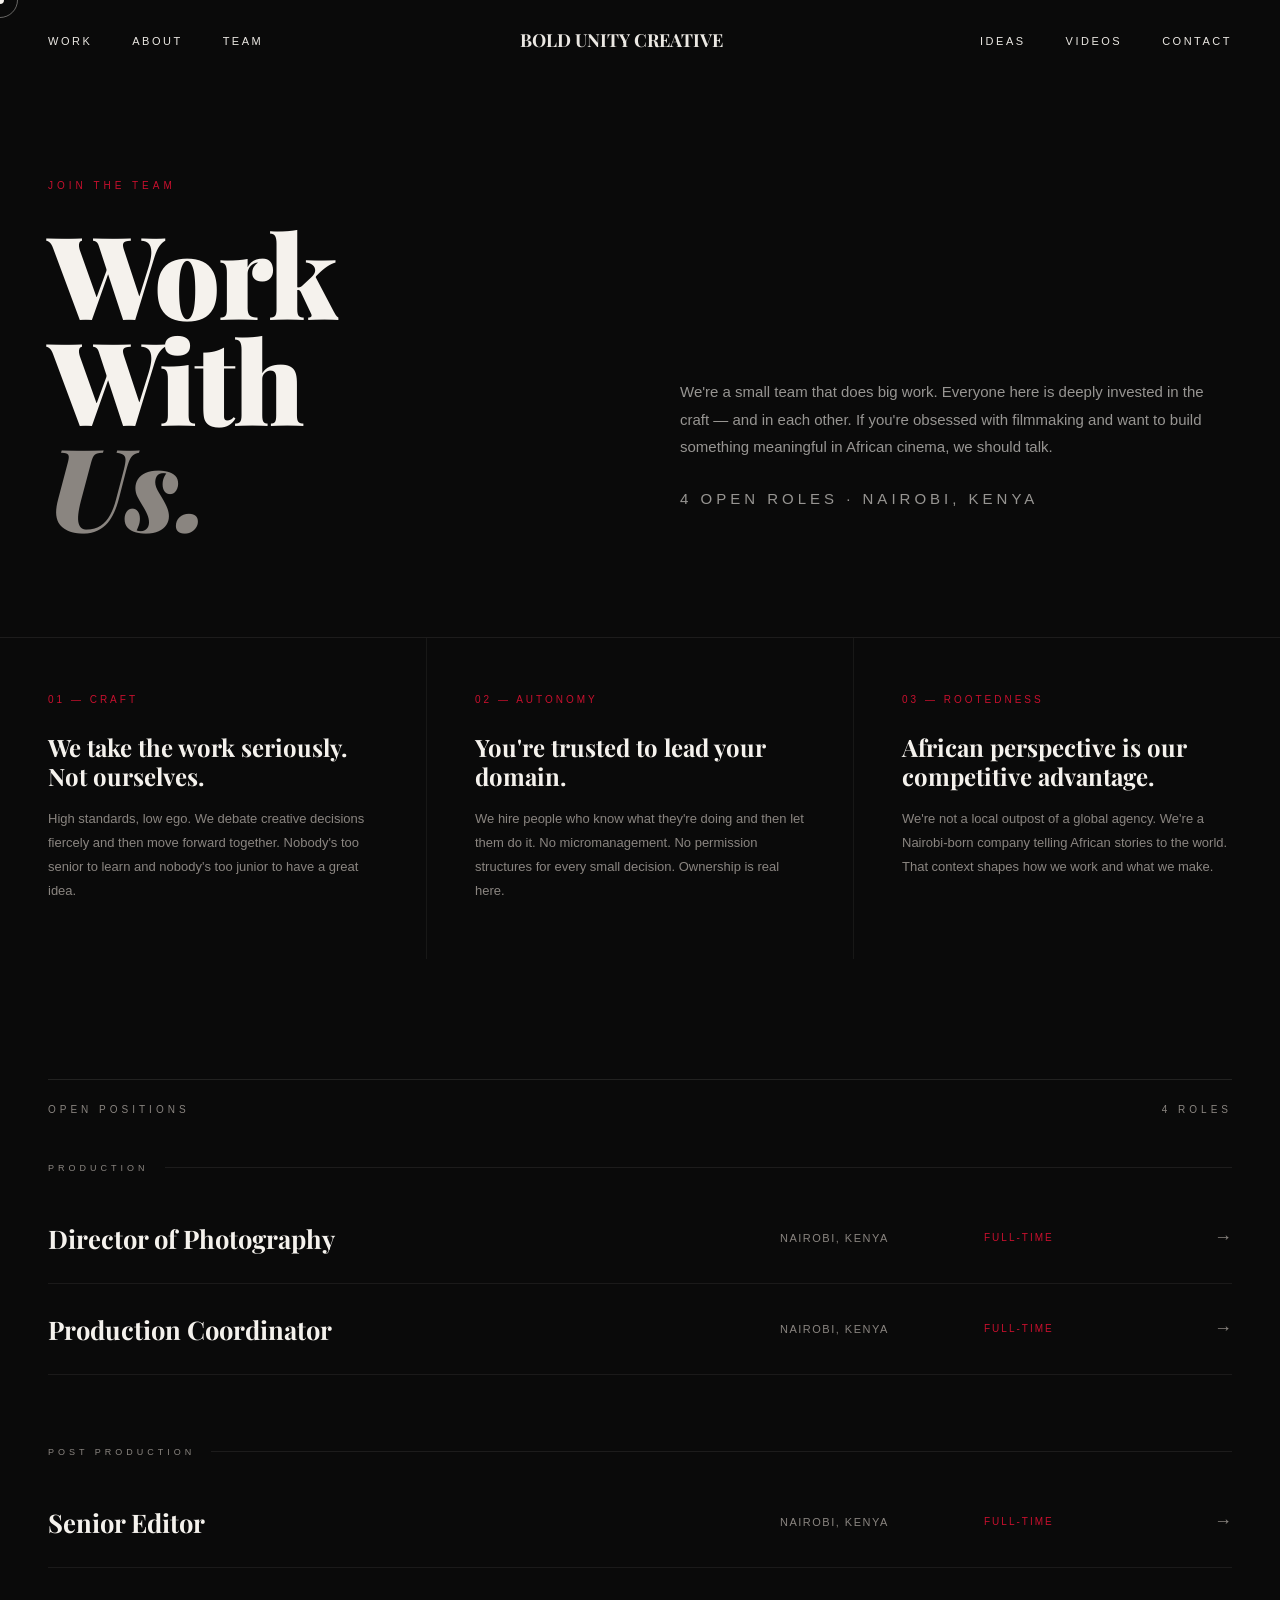
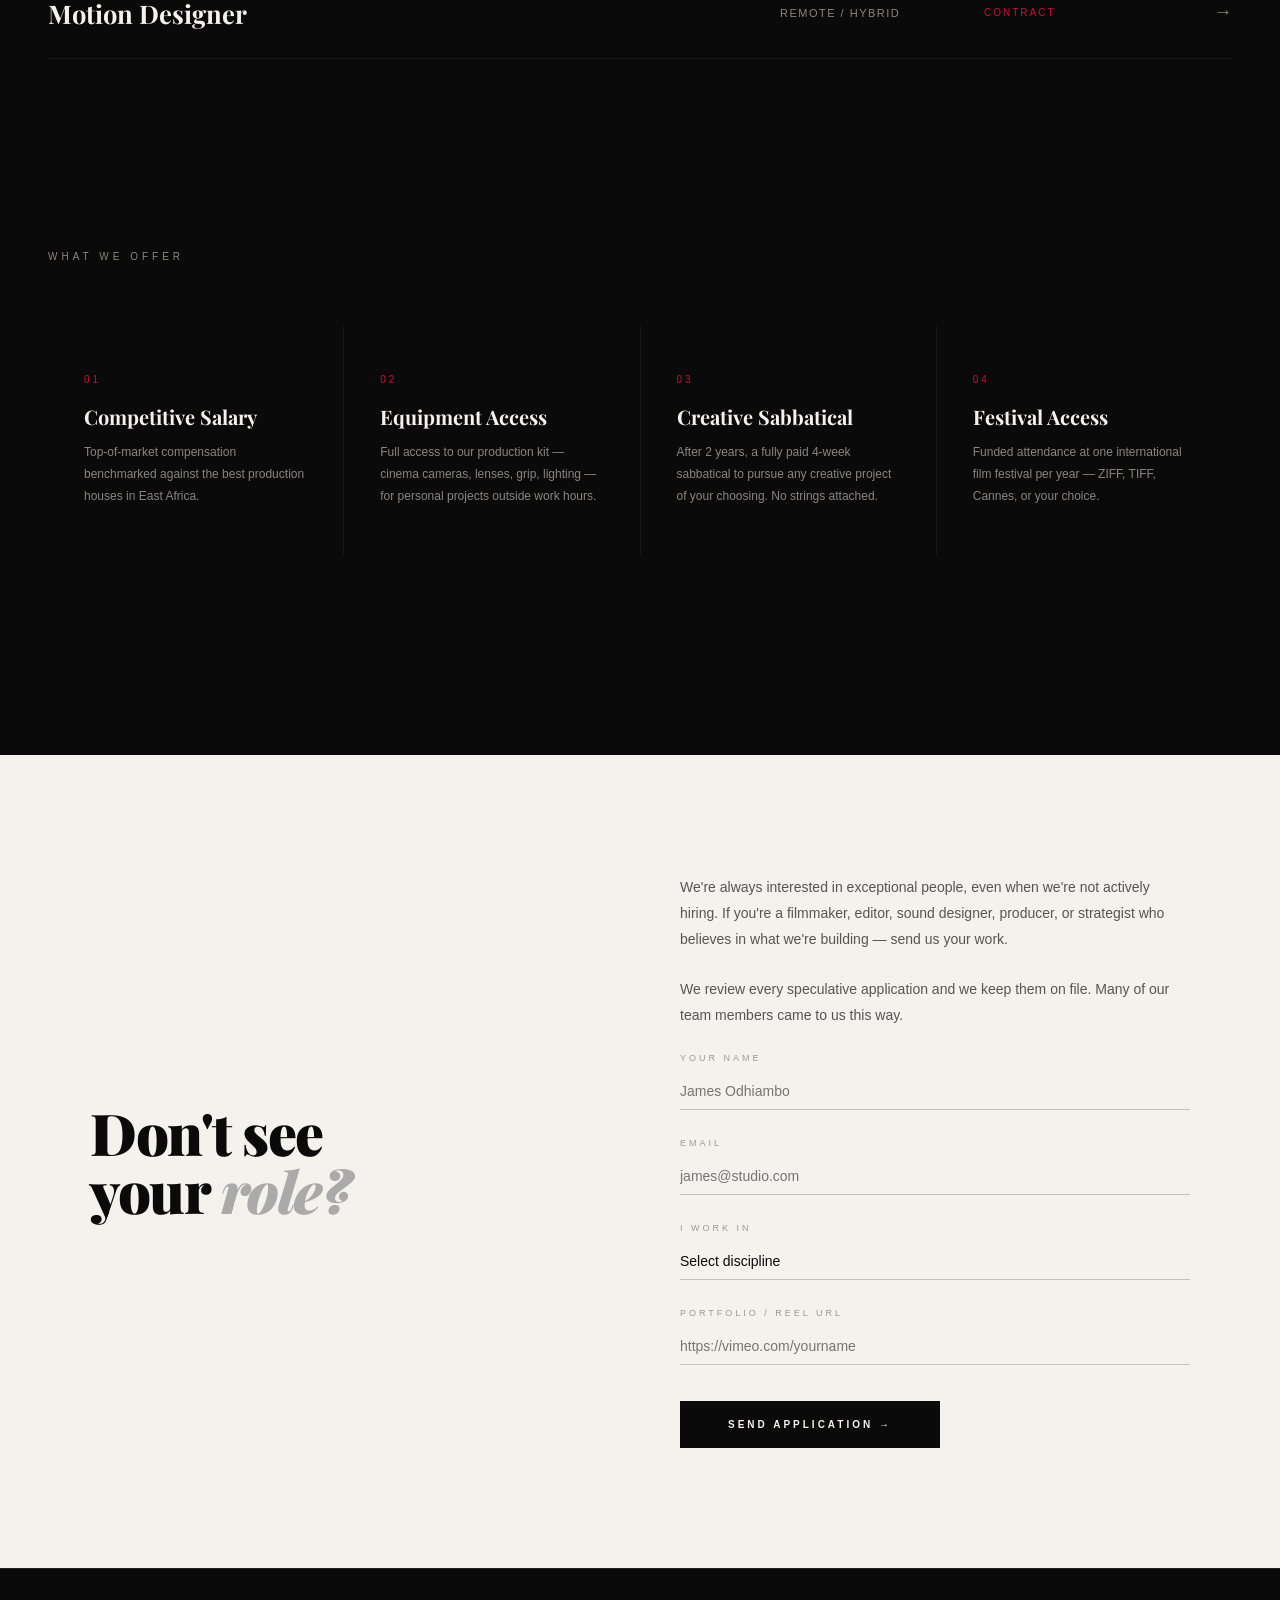
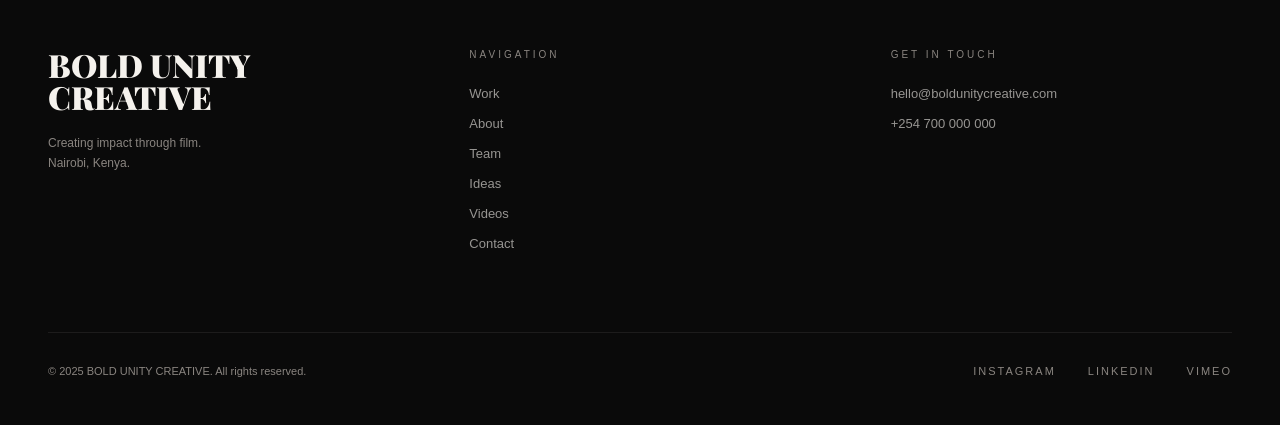
<file: careers.html>
<!DOCTYPE html>
<html lang="en">
<head>
    <meta charset="UTF-8">
    <meta name="viewport" content="width=device-width, initial-scale=1.0">
    <title>Careers — BOLD UNITY CREATIVE</title>
    <meta name="description" content="Join Bold Unity Creative — explore career opportunities in film production, directing, cinematography, and creative development in Kenya.">
    <meta name="keywords" content="careers, jobs, film production, director, cinematographer, Kenya, hiring">
    <meta name="robots" content="index, follow">

    <!-- Open Graph -->
    <meta property="og:type" content="website">
    <meta property="og:title" content="Careers — BOLD UNITY CREATIVE">
    <meta property="og:description" content="Join Bold Unity Creative — explore career opportunities in film production and creative development.">
    <meta property="og:url" content="https://boldunitycreative.com/careers.html">
    <meta property="og:site_name" content="Bold Unity Creative">

    <!-- Twitter Card -->
    <meta name="twitter:card" content="summary_large_image">
    <meta name="twitter:title" content="Careers — BOLD UNITY CREATIVE">
    <meta name="twitter:description" content="Join Bold Unity Creative — explore career opportunities in film production.">

    <!-- Favicon -->
    <link rel="icon" type="image/svg+xml" href="data:image/svg+xml,%3Csvg xmlns='http://www.w3.org/2000/svg' viewBox='0 0 32 32'%3E%3Crect width='32' height='32' fill='%23c8102e'/%3E%3Ctext x='50%25' y='55%25' font-size='20' fill='%23f5f2ed' text-anchor='middle' dominant-baseline='middle' font-family='serif'%3EB%3C/text%3E%3C/svg%3E">
    <link rel="preconnect" href="https://fonts.googleapis.com">
    <link rel="preconnect" href="https://fonts.gstatic.com" crossorigin>
    <link href="https://fonts.googleapis.com/css2?family=Playfair+Display:ital,wght@0,400;0,700;0,900;1,400;1,700&display=swap" rel="stylesheet">
    <style>
        :root {
            --black: #0a0a0a;
            --white: #f5f2ed;
            --red: #c8102e;
            --gray: #8a8580;
            --font-serif: 'Playfair Display', 'Georgia', serif;
            --font-sans: 'Helvetica Neue', 'Arial', sans-serif;
        }

        * { margin: 0; padding: 0; box-sizing: border-box; }
        html { scroll-behavior: smooth; }

        body {
            font-family: var(--font-sans);
            background: var(--black);
            color: var(--white);
            overflow-x: hidden;
            cursor: none;
        }

        /* Cursor */
        .cursor {
            position: fixed;
            width: 8px; height: 8px;
            background: var(--white);
            border-radius: 50%;
            pointer-events: none;
            z-index: 9999;
            transform: translate(-50%, -50%);
            transition: width 0.3s, height 0.3s, background 0.3s;
        }
        .cursor-ring {
            position: fixed;
            width: 36px; height: 36px;
            border: 1px solid rgba(245,242,237,0.4);
            border-radius: 50%;
            pointer-events: none;
            z-index: 9998;
            transform: translate(-50%, -50%);
            transition: all 0.15s ease;
        }
        body:has(.role-card:hover) .cursor { width: 56px; height: 56px; background: var(--red); }
        body:has(.role-card:hover) .cursor-ring { opacity: 0; }

        /* Nav */
        .main-nav {
            position: fixed;
            top: 0; left: 0; right: 0;
            z-index: 1000;
            padding: 28px 48px;
            display: flex;
            justify-content: space-between;
            align-items: center;
            mix-blend-mode: difference;
        }
        .nav-links { display: flex; gap: 40px; list-style: none; }
        .nav-links a {
            color: var(--white);
            text-decoration: none;
            font-size: 11px;
            letter-spacing: 2.5px;
            text-transform: uppercase;
            transition: opacity 0.3s;
        }
        .nav-links a:hover, .nav-links a.active { opacity: 0.4; }
        .nav-logo {
            font-family: var(--font-serif);
            font-size: 18px;
            font-weight: 700;
            color: var(--white);
            text-decoration: none;
        }

        /* ── PAGE HEADER ── */
        .page-header {
            padding: 180px 48px 100px;
            border-bottom: 1px solid rgba(245,242,237,0.08);
            position: relative;
            overflow: hidden;
        }

        .page-header-bg {
            position: absolute;
            inset: 0;
            background-image: url('https://images.unsplash.com/photo-1574717024653-61fd2cf4d44d?w=1800&h=900&fit=crop&q=80');
            background-size: cover;
            background-position: center 40%;
            filter: grayscale(60%) brightness(0.12);
            pointer-events: none;
        }

        .page-header-inner {
            position: relative;
            z-index: 2;
            display: grid;
            grid-template-columns: 1fr 1fr;
            gap: 80px;
            align-items: end;
        }

        .page-eyebrow {
            font-size: 10px;
            letter-spacing: 4px;
            text-transform: uppercase;
            color: var(--red);
            margin-bottom: 28px;
            opacity: 0;
            animation: fadeUp 0.8s 0.4s ease forwards;
        }

        .page-title {
            font-family: var(--font-serif);
            font-size: clamp(64px, 9vw, 120px);
            font-weight: 900;
            line-height: 0.92;
            letter-spacing: -2px;
            opacity: 0;
            animation: fadeUp 0.9s 0.55s ease forwards;
        }

        .page-title em {
            font-style: italic;
            display: block;
            color: var(--gray);
        }

        .page-right {
            opacity: 0;
            animation: fadeUp 0.8s 0.75s ease forwards;
        }

        .page-right p {
            font-size: 15px;
            line-height: 1.85;
            color: rgba(245,242,237,0.6);
            margin-bottom: 24px;
        }

        .open-count {
            font-size: 10px;
            letter-spacing: 4px;
            text-transform: uppercase;
            color: var(--red);
        }

        @keyframes fadeUp {
            from { opacity: 0; transform: translateY(28px); }
            to   { opacity: 1; transform: translateY(0); }
        }

        /* ── CULTURE BAND ── */
        .culture-band {
            display: grid;
            grid-template-columns: repeat(3, 1fr);
            gap: 1px;
            background: rgba(245,242,237,0.06);
        }

        .culture-item {
            background: var(--black);
            padding: 56px 48px;
            transition: background 0.4s;
        }

        .culture-item:hover { background: #0d0d0d; }

        .culture-icon {
            font-size: 10px;
            letter-spacing: 3px;
            text-transform: uppercase;
            color: var(--red);
            margin-bottom: 28px;
        }

        .culture-heading {
            font-family: var(--font-serif);
            font-size: 24px;
            font-weight: 700;
            color: var(--white);
            margin-bottom: 16px;
            line-height: 1.2;
        }

        .culture-body {
            font-size: 13px;
            line-height: 1.85;
            color: var(--gray);
        }

        /* ── OPEN ROLES ── */
        .roles-section {
            padding: 120px 48px 0;
        }

        .roles-header {
            display: flex;
            justify-content: space-between;
            align-items: baseline;
            margin-bottom: 48px;
            border-top: 1px solid rgba(245,242,237,0.1);
            padding-top: 24px;
        }

        .section-label {
            font-size: 10px;
            letter-spacing: 4px;
            text-transform: uppercase;
            color: var(--gray);
        }

        .roles-dept {
            margin-bottom: 72px;
        }

        .dept-label {
            font-size: 9px;
            letter-spacing: 4px;
            text-transform: uppercase;
            color: var(--gray);
            margin-bottom: 20px;
            display: flex;
            align-items: center;
            gap: 16px;
        }

        .dept-label::after {
            content: '';
            flex: 1;
            height: 1px;
            background: rgba(245,242,237,0.08);
        }

        .role-card {
            display: grid;
            grid-template-columns: 1fr 180px 160px 64px;
            gap: 24px;
            align-items: center;
            padding: 28px 0;
            border-bottom: 1px solid rgba(245,242,237,0.07);
            text-decoration: none;
            cursor: none;
            transition: background 0.3s;
        }

        .role-card:hover { background: rgba(245,242,237,0.025); }

        .role-title {
            font-family: var(--font-serif);
            font-size: clamp(18px, 2vw, 26px);
            font-weight: 700;
            color: var(--white);
            transition: transform 0.4s;
        }

        .role-card:hover .role-title { transform: translateX(10px); }

        .role-location {
            font-size: 11px;
            letter-spacing: 1.5px;
            color: var(--gray);
            text-transform: uppercase;
        }

        .role-type {
            font-size: 10px;
            letter-spacing: 2px;
            text-transform: uppercase;
            color: var(--red);
        }

        .role-arrow {
            font-size: 18px;
            color: var(--gray);
            text-align: right;
            transition: color 0.3s, transform 0.3s;
        }

        .role-card:hover .role-arrow { color: var(--white); transform: translateX(4px); }

        /* No roles state */
        .no-roles {
            padding: 48px 0;
            font-size: 14px;
            color: var(--gray);
            font-style: italic;
        }

        /* ── SPECULATIVE CTA ── */
        .spec-section {
            padding: 120px 48px;
            background: var(--white);
            margin-top: 80px;
        }

        .spec-inner {
            max-width: 1100px;
            margin: 0 auto;
            display: grid;
            grid-template-columns: 1fr 1fr;
            gap: 80px;
            align-items: center;
        }

        .spec-heading {
            font-family: var(--font-serif);
            font-size: clamp(36px, 4.5vw, 60px);
            font-weight: 900;
            line-height: 1.0;
            letter-spacing: -1.5px;
            color: var(--black);
        }

        .spec-heading em { font-style: italic; color: #aaa; }

        .spec-body p {
            font-size: 14px;
            line-height: 1.85;
            color: #555;
            margin-bottom: 24px;
        }

        .spec-form {
            display: flex;
            flex-direction: column;
            gap: 0;
        }

        .spec-field {
            position: relative;
            margin-bottom: 28px;
        }

        .spec-field label {
            display: block;
            font-size: 9px;
            letter-spacing: 3px;
            text-transform: uppercase;
            color: #999;
            margin-bottom: 10px;
            transition: color 0.3s;
        }

        .spec-field:focus-within label { color: var(--black); }

        .spec-field input,
        .spec-field select {
            width: 100%;
            background: transparent;
            border: none;
            border-bottom: 1px solid rgba(0,0,0,0.2);
            color: var(--black);
            font-family: var(--font-sans);
            font-size: 14px;
            padding: 10px 0;
            outline: none;
            cursor: none;
            transition: border-color 0.3s;
            -webkit-appearance: none;
        }

        .spec-field select option { background: var(--white); }

        .spec-field input:focus,
        .spec-field select:focus { border-bottom-color: var(--black); }

        .spec-field::after {
            content: '';
            position: absolute;
            bottom: 0; left: 0;
            width: 0; height: 1px;
            background: var(--red);
            transition: width 0.4s ease;
        }

        .spec-field:focus-within::after { width: 100%; }

        .spec-submit {
            background: var(--black);
            color: var(--white);
            border: none;
            padding: 18px 48px;
            font-family: var(--font-sans);
            font-size: 10px;
            font-weight: 600;
            letter-spacing: 3px;
            text-transform: uppercase;
            cursor: none;
            position: relative;
            overflow: hidden;
            transition: color 0.3s;
            align-self: flex-start;
            margin-top: 8px;
        }

        .spec-submit::after {
            content: '';
            position: absolute;
            inset: 0;
            background: var(--red);
            transform: translateX(-101%);
            transition: transform 0.4s cubic-bezier(0.4,0,0.2,1);
        }

        .spec-submit:hover::after { transform: translateX(0); }
        .spec-submit span { position: relative; z-index: 1; }

        /* ── PERKS ── */
        .perks-section {
            padding: 120px 48px;
        }

        .perks-label {
            font-size: 10px;
            letter-spacing: 4px;
            text-transform: uppercase;
            color: var(--gray);
            margin-bottom: 64px;
        }

        .perks-grid {
            display: grid;
            grid-template-columns: repeat(4, 1fr);
            gap: 1px;
            background: rgba(245,242,237,0.06);
        }

        .perk-item {
            background: var(--black);
            padding: 48px 36px;
        }

        .perk-number {
            font-size: 10px;
            letter-spacing: 3px;
            color: var(--red);
            margin-bottom: 20px;
        }

        .perk-name {
            font-family: var(--font-serif);
            font-size: 20px;
            font-weight: 700;
            color: var(--white);
            margin-bottom: 12px;
            line-height: 1.2;
        }

        .perk-desc {
            font-size: 12px;
            line-height: 1.85;
            color: var(--gray);
        }

        /* ── FOOTER ── */
        footer {
            background: var(--black);
            border-top: 1px solid rgba(245,242,237,0.1);
            padding: 80px 48px 48px;
        }
        .footer-top {
            display: grid;
            grid-template-columns: 1fr 1fr 1fr;
            gap: 80px;
            margin-bottom: 80px;
        }
        .footer-brand {
            font-family: var(--font-serif);
            font-size: 32px;
            font-weight: 900;
            color: var(--white);
            line-height: 1;
            margin-bottom: 20px;
        }
        .footer-tagline { font-size: 12px; color: var(--gray); line-height: 1.7; }
        .footer-col-title {
            font-size: 10px;
            letter-spacing: 3px;
            text-transform: uppercase;
            color: var(--gray);
            margin-bottom: 24px;
        }
        .footer-links { list-style: none; display: flex; flex-direction: column; gap: 12px; }
        .footer-links a {
            color: rgba(245,242,237,0.6);
            text-decoration: none;
            font-size: 13px;
            transition: color 0.3s;
        }
        .footer-links a:hover { color: var(--white); }
        .footer-bottom {
            border-top: 1px solid rgba(245,242,237,0.08);
            padding-top: 32px;
            display: flex;
            justify-content: space-between;
            align-items: center;
        }
        .footer-copy { font-size: 11px; color: var(--gray); }
        .footer-social { display: flex; gap: 32px; }
        .footer-social a {
            font-size: 11px;
            letter-spacing: 2px;
            text-transform: uppercase;
            color: var(--gray);
            text-decoration: none;
            transition: color 0.3s;
        }
        .footer-social a:hover { color: var(--white); }

        /* Mobile Nav */
        .nav-hamburger {
            display: none;
            flex-direction: column;
            justify-content: center;
            align-items: center;
            width: 44px;
            height: 44px;
            background: none;
            border: none;
            cursor: pointer;
            padding: 0;
            z-index: 1002;
            position: relative;
        }
        .nav-hamburger span {
            display: block;
            width: 26px;
            height: 2px;
            background: var(--white);
            border-radius: 1px;
            transition: transform 0.4s ease, opacity 0.3s ease;
            position: absolute;
        }
        .nav-hamburger span:nth-child(1) { transform: translateY(-8px); }
        .nav-hamburger span:nth-child(2) { transform: translateY(0); }
        .nav-hamburger span:nth-child(3) { transform: translateY(8px); }
        .nav-hamburger.active span:nth-child(1) { transform: translateY(0) rotate(45deg); }
        .nav-hamburger.active span:nth-child(2) { opacity: 0; }
        .nav-hamburger.active span:nth-child(3) { transform: translateY(0) rotate(-45deg); }

        .mobile-nav-overlay {
            position: fixed;
            inset: 0;
            background: rgba(10, 10, 10, 0.97);
            z-index: 9999;
            display: flex;
            align-items: center;
            justify-content: center;
            opacity: 0;
            visibility: hidden;
            transition: opacity 0.5s ease, visibility 0.5s ease;
            pointer-events: none;
        }
        .mobile-nav-overlay.active {
            opacity: 1;
            visibility: visible;
            pointer-events: all;
        }
        .mobile-nav-menu { list-style: none; text-align: center; }
        .mobile-nav-menu li {
            margin: 28px 0;
            opacity: 0;
            transform: translateY(20px);
            transition: opacity 0.5s ease, transform 0.5s ease;
        }
        .mobile-nav-overlay.active .mobile-nav-menu li {
            opacity: 1;
            transform: translateY(0);
        }
        .mobile-nav-overlay.active .mobile-nav-menu li:nth-child(1) { transition-delay: 0.05s; }
        .mobile-nav-overlay.active .mobile-nav-menu li:nth-child(2) { transition-delay: 0.1s; }
        .mobile-nav-overlay.active .mobile-nav-menu li:nth-child(3) { transition-delay: 0.15s; }
        .mobile-nav-overlay.active .mobile-nav-menu li:nth-child(4) { transition-delay: 0.2s; }
        .mobile-nav-overlay.active .mobile-nav-menu li:nth-child(5) { transition-delay: 0.25s; }
        .mobile-nav-overlay.active .mobile-nav-menu li:nth-child(6) { transition-delay: 0.3s; }
        .mobile-nav-overlay.active .mobile-nav-menu li:nth-child(7) { transition-delay: 0.35s; }
        .mobile-nav-menu a {
            display: block;
            font-family: var(--font-serif);
            font-size: 36px;
            font-weight: 700;
            color: var(--white);
            text-decoration: none;
            letter-spacing: -0.5px;
            line-height: 1.3;
            transition: color 0.3s ease;
        }
        .mobile-nav-menu a:hover { color: var(--red); }
        .mobile-nav-social {
            margin-top: 48px;
            padding-top: 32px;
            border-top: 1px solid rgba(245,242,237,0.1);
            display: flex;
            justify-content: center;
            gap: 32px;
        }
        .mobile-nav-social a {
            font-size: 10px;
            letter-spacing: 2.5px;
            text-transform: uppercase;
            color: var(--gray);
            text-decoration: none;
            transition: color 0.3s;
        }
        .mobile-nav-social a:hover { color: var(--white); }
        body.menu-open { overflow: hidden; }

        @media (max-width: 768px) {
            .nav-hamburger { display: flex; }
            .main-nav .nav-links { display: none; }
        }

        /* Responsive */
        @media (max-width: 1024px) {
            .page-header-inner { grid-template-columns: 1fr; gap: 40px; }
            .culture-band { grid-template-columns: 1fr 1fr; }
            .role-card { grid-template-columns: 1fr 120px 40px; }
            .role-type { display: none; }
            .spec-inner { grid-template-columns: 1fr; gap: 48px; }
            .perks-grid { grid-template-columns: repeat(2, 1fr); }
            .footer-top { grid-template-columns: 1fr 1fr; gap: 40px; }
        }

        @media (max-width: 768px) {
            .main-nav { padding: 20px 24px; }
            .nav-links { gap: 20px; }
            .page-header { padding: 140px 24px 60px; }
            .culture-band { grid-template-columns: 1fr; }
            .roles-section { padding: 80px 24px 0; }
            .role-card { grid-template-columns: 1fr 32px; gap: 12px; }
            .role-location { display: none; }
            .spec-section { padding: 80px 24px; }
            .perks-section { padding: 80px 24px; }
            .perks-grid { grid-template-columns: 1fr 1fr; }
            .footer-top { grid-template-columns: 1fr; gap: 40px; }
            .footer-bottom { flex-direction: column; gap: 20px; }
        }
    </style>
</head>
<body>

    <div class="cursor" id="cursor"></div>
    <div class="cursor-ring" id="cursorRing"></div>

    <!-- Nav -->
    <nav class="main-nav">
        <ul class="nav-links">
            <li><a href="work.html">Work</a></li>
            <li><a href="about.html">About</a></li>
            <li><a href="team.html">Team</a></li>
        </ul>
        
        <button class="nav-hamburger" id="navHamburger" aria-label="Toggle menu" aria-expanded="false">
            <span></span>
            <span></span>
            <span></span>
        </button>
        <a href="index.html" class="nav-logo">BOLD UNITY CREATIVE</a>
        <ul class="nav-links">
            <li><a href="ideas.html">Ideas</a></li>
            <li><a href="videos.html">Videos</a></li>
            <li><a href="contact.html">Contact</a></li>
        </ul>
    </nav>

    <!-- Header -->
    <header class="page-header">
        <div class="page-header-bg"></div>
        <div class="page-header-inner">
            <div>
                <p class="page-eyebrow">Join the Team</p>
                <h1 class="page-title">Work<br>With <em>Us.</em></h1>
            </div>
            <div class="page-right">
                <p>We're a small team that does big work. Everyone here is deeply invested in the craft — and in each other. If you're obsessed with filmmaking and want to build something meaningful in African cinema, we should talk.</p>
                <p class="open-count" id="openCount">4 Open Roles · Nairobi, Kenya</p>
            </div>
        </div>
    </header>

    <!-- Culture -->
    <div class="culture-band">
        <div class="culture-item">
            <p class="culture-icon">01 — Craft</p>
            <h3 class="culture-heading">We take the work seriously. Not ourselves.</h3>
            <p class="culture-body">High standards, low ego. We debate creative decisions fiercely and then move forward together. Nobody's too senior to learn and nobody's too junior to have a great idea.</p>
        </div>
        <div class="culture-item">
            <p class="culture-icon">02 — Autonomy</p>
            <h3 class="culture-heading">You're trusted to lead your domain.</h3>
            <p class="culture-body">We hire people who know what they're doing and then let them do it. No micromanagement. No permission structures for every small decision. Ownership is real here.</p>
        </div>
        <div class="culture-item">
            <p class="culture-icon">03 — Rootedness</p>
            <h3 class="culture-heading">African perspective is our competitive advantage.</h3>
            <p class="culture-body">We're not a local outpost of a global agency. We're a Nairobi-born company telling African stories to the world. That context shapes how we work and what we make.</p>
        </div>
    </div>

    <!-- Roles -->
    <section class="roles-section">
        <div class="roles-header">
            <span class="section-label">Open Positions</span>
            <span class="section-label" id="rolesCount">4 Roles</span>
        </div>

        <!-- Production -->
        <div class="roles-dept">
            <p class="dept-label">Production</p>

            <a href="mailto:hello@boldunitycreative.com?subject=Application: Director of Photography" class="role-card">
                <span class="role-title">Director of Photography</span>
                <span class="role-location">Nairobi, Kenya</span>
                <span class="role-type">Full-time</span>
                <span class="role-arrow">→</span>
            </a>

            <a href="mailto:hello@boldunitycreative.com?subject=Application: Production Coordinator" class="role-card">
                <span class="role-title">Production Coordinator</span>
                <span class="role-location">Nairobi, Kenya</span>
                <span class="role-type">Full-time</span>
                <span class="role-arrow">→</span>
            </a>
        </div>

        <!-- Post Production -->
        <div class="roles-dept">
            <p class="dept-label">Post Production</p>

            <a href="mailto:hello@boldunitycreative.com?subject=Application: Senior Editor" class="role-card">
                <span class="role-title">Senior Editor</span>
                <span class="role-location">Nairobi, Kenya</span>
                <span class="role-type">Full-time</span>
                <span class="role-arrow">→</span>
            </a>

            <a href="mailto:hello@boldunitycreative.com?subject=Application: Motion Designer" class="role-card">
                <span class="role-title">Motion Designer</span>
                <span class="role-location">Remote / Hybrid</span>
                <span class="role-type">Contract</span>
                <span class="role-arrow">→</span>
            </a>
        </div>
    </section>

    <!-- Perks -->
    <section class="perks-section">
        <p class="perks-label">What We Offer</p>
        <div class="perks-grid">
            <div class="perk-item">
                <p class="perk-number">01</p>
                <h3 class="perk-name">Competitive Salary</h3>
                <p class="perk-desc">Top-of-market compensation benchmarked against the best production houses in East Africa.</p>
            </div>
            <div class="perk-item">
                <p class="perk-number">02</p>
                <h3 class="perk-name">Equipment Access</h3>
                <p class="perk-desc">Full access to our production kit — cinema cameras, lenses, grip, lighting — for personal projects outside work hours.</p>
            </div>
            <div class="perk-item">
                <p class="perk-number">03</p>
                <h3 class="perk-name">Creative Sabbatical</h3>
                <p class="perk-desc">After 2 years, a fully paid 4-week sabbatical to pursue any creative project of your choosing. No strings attached.</p>
            </div>
            <div class="perk-item">
                <p class="perk-number">04</p>
                <h3 class="perk-name">Festival Access</h3>
                <p class="perk-desc">Funded attendance at one international film festival per year — ZIFF, TIFF, Cannes, or your choice.</p>
            </div>
        </div>
    </section>

    <!-- Speculative Application -->
    <section class="spec-section">
        <div class="spec-inner">
            <h2 class="spec-heading">Don't see<br>your <em>role?</em></h2>
            <div class="spec-body">
                <p>We're always interested in exceptional people, even when we're not actively hiring. If you're a filmmaker, editor, sound designer, producer, or strategist who believes in what we're building — send us your work.</p>
                <p>We review every speculative application and we keep them on file. Many of our team members came to us this way.</p>
                <div class="spec-form" id="specForm">
                    <div class="spec-field">
                        <label for="specName">Your Name</label>
                        <input type="text" id="specName" placeholder="James Odhiambo">
                    </div>
                    <div class="spec-field">
                        <label for="specEmail">Email</label>
                        <input type="email" id="specEmail" placeholder="james@studio.com">
                    </div>
                    <div class="spec-field">
                        <label for="specRole">I work in</label>
                        <select id="specRole">
                            <option value="" disabled selected>Select discipline</option>
                            <option>Directing</option>
                            <option>Cinematography</option>
                            <option>Editing</option>
                            <option>Sound Design</option>
                            <option>Producing</option>
                            <option>Art Direction</option>
                            <option>Motion Design</option>
                            <option>Scriptwriting</option>
                            <option>Other</option>
                        </select>
                    </div>
                    <div class="spec-field">
                        <label for="specReel">Portfolio / Reel URL</label>
                        <input type="url" id="specReel" placeholder="https://vimeo.com/yourname">
                    </div>
                    <button class="spec-submit" id="specSubmit"><span>Send Application →</span></button>
                </div>
                <p id="specSuccess" style="display:none; font-size:14px; color:#555; line-height:1.7;">
                    ✓ &nbsp;Got it — we'll be in touch if there's a fit. Thanks for reaching out.
                </p>
            </div>
        </div>
    </section>

    <!-- Footer -->
    <footer>
        <div class="footer-top">
            <div>
                <div class="footer-brand">BOLD UNITY<br>CREATIVE</div>
                <p class="footer-tagline">Creating impact through film.<br>Nairobi, Kenya.</p>
            </div>
            <div>
                <p class="footer-col-title">Navigation</p>
                <ul class="footer-links">
                    <li><a href="work.html">Work</a></li>
                    <li><a href="about.html">About</a></li>
                    <li><a href="team.html">Team</a></li>
                    <li><a href="ideas.html">Ideas</a></li>
                    <li><a href="videos.html">Videos</a></li>
                    <li><a href="contact.html">Contact</a></li>
                </ul>
            </div>
            <div>
                <p class="footer-col-title">Get In Touch</p>
                <ul class="footer-links">
                    <li><a href="mailto:hello@boldunitycreative.com">hello@boldunitycreative.com</a></li>
                    <li><a href="tel:+254700000000">+254 700 000 000</a></li>
                </ul>
            </div>
        </div>
        <div class="footer-bottom">
            <p class="footer-copy">© 2025 BOLD UNITY CREATIVE. All rights reserved.</p>
            <div class="footer-social">
                <a href="#">Instagram</a>
                <a href="#">LinkedIn</a>
                <a href="#">Vimeo</a>
            </div>
        </div>
    </footer>

    <script>
        // Cursor
        const cursor = document.getElementById('cursor');
        const cursorRing = document.getElementById('cursorRing');
        let mouseX = 0, mouseY = 0, ringX = 0, ringY = 0;
        document.addEventListener('mousemove', e => {
            mouseX = e.clientX; mouseY = e.clientY;
            cursor.style.left = mouseX + 'px';
            cursor.style.top = mouseY + 'px';
        });
        function animateRing() {
            ringX += (mouseX - ringX) * 0.12;
            ringY += (mouseY - ringY) * 0.12;
            cursorRing.style.left = ringX + 'px';
            cursorRing.style.top = ringY + 'px';
            requestAnimationFrame(animateRing);
        }
        animateRing();

        // Scroll fade-in
        const observer = new IntersectionObserver(entries => {
            entries.forEach(entry => {
                if (entry.isIntersecting) {
                    entry.target.style.opacity = '1';
                    entry.target.style.transform = 'translateY(0)';
                    observer.unobserve(entry.target);
                }
            });
        }, { threshold: 0.08 });

        document.querySelectorAll('.culture-item, .role-card, .perk-item').forEach((el, i) => {
            el.style.opacity = '0';
            el.style.transform = 'translateY(20px)';
            el.style.transition = `opacity 0.7s ${i * 0.06}s ease, transform 0.7s ${i * 0.06}s ease`;
            observer.observe(el);
        });

        // Speculative form
        document.getElementById('specSubmit').addEventListener('click', () => {
            const name  = document.getElementById('specName').value.trim();
            const email = document.getElementById('specEmail').value.trim();
            const role  = document.getElementById('specRole').value;
            const reel  = document.getElementById('specReel').value.trim();
            if (!name || !email || !role) return;

            // In production: POST to your backend / email service here
            document.getElementById('specForm').style.display = 'none';
            document.getElementById('specSuccess').style.display = 'block';
        });
    </script><script>
        (function() {
            var btn = document.getElementById("navHamburger");
            var overlay = document.getElementById("mobileNav");
            if (!btn || !overlay) return;
            btn.addEventListener("click", function() {
                var open = document.body.classList.toggle("menu-open");
                btn.classList.toggle("active", open);
                overlay.classList.toggle("active", open);
                btn.setAttribute("aria-expanded", open ? "true" : "false");
            });
            overlay.querySelectorAll("a").forEach(function(a) {
                a.addEventListener("click", function() {
                    document.body.classList.remove("menu-open");
                    btn.classList.remove("active");
                    overlay.classList.remove("active");
                    btn.setAttribute("aria-expanded", "false");
                });
            });
            document.addEventListener("keydown", function(e) {
                if (e.key === "Escape") {
                    document.body.classList.remove("menu-open");
                    btn.classList.remove("active");
                    overlay.classList.remove("active");
                    btn.setAttribute("aria-expanded", "false");
                }
            });
        })();
    </script>
</body>
</html>
</file>
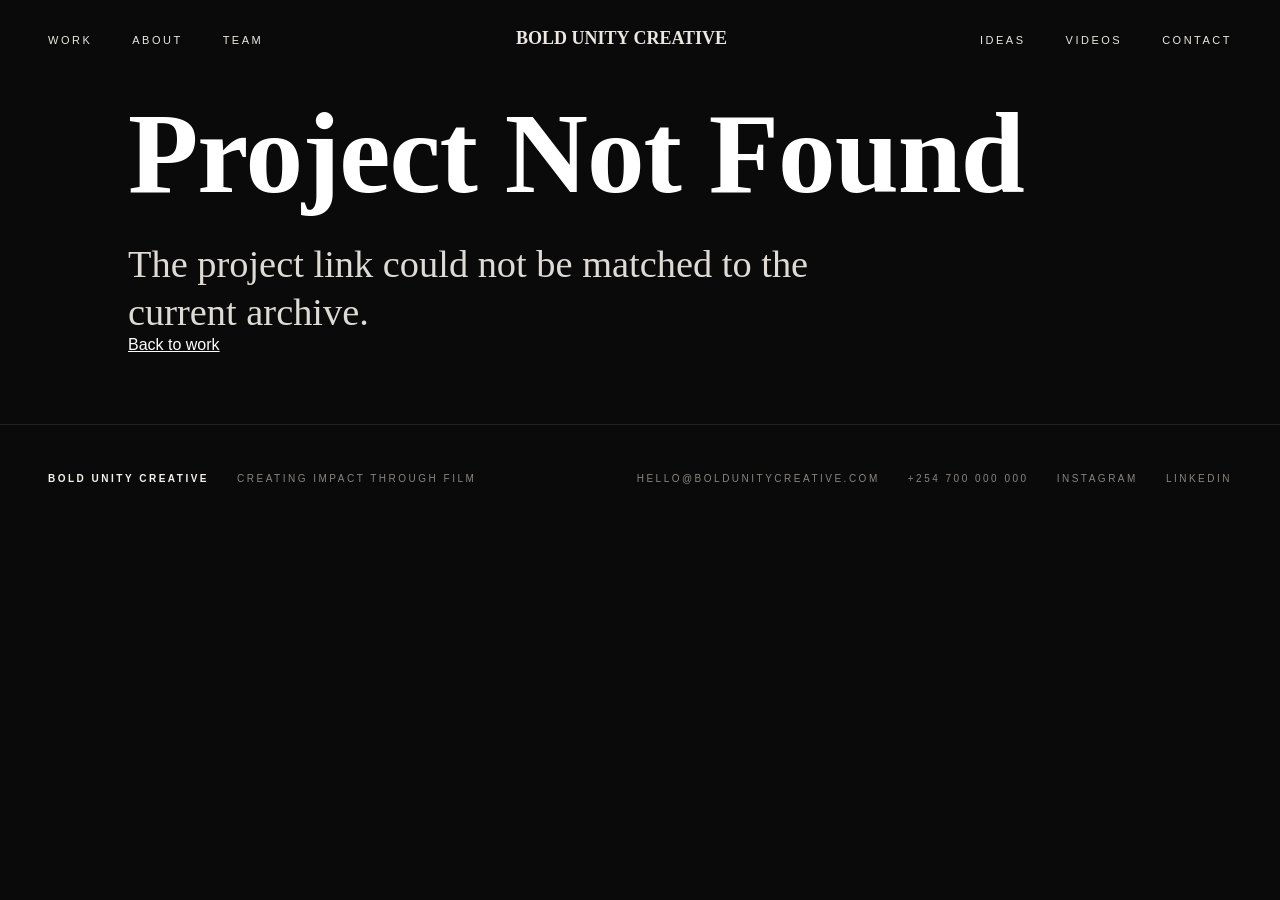
<file: project-detail.html>
<!DOCTYPE html>
<html lang="en">
<head>
    <meta charset="UTF-8">
    <meta name="viewport" content="width=device-width, initial-scale=1.0">
    <title>Project Detail — BOLD UNITY CREATIVE</title>
    <meta name="description" content="View project details for Bold Unity Creative's film and commercial work.">
    <meta name="keywords" content="project, film, documentary, commercial, portfolio, work">
    <meta name="robots" content="index, follow">

    <!-- Open Graph -->
    <meta property="og:type" content="website">
    <meta property="og:title" content="Project Detail — BOLD UNITY CREATIVE">
    <meta property="og:description" content="View project details for Bold Unity Creative's film and commercial work.">
    <meta property="og:url" content="https://boldunitycreative.com/project-detail.html">
    <meta property="og:site_name" content="Bold Unity Creative">

    <!-- Twitter Card -->
    <meta name="twitter:card" content="summary_large_image">
    <meta name="twitter:title" content="Project Detail — BOLD UNITY CREATIVE">
    <meta name="twitter:description" content="View project details for Bold Unity Creative's film and commercial work.">

    <!-- Favicon -->
    <link rel="icon" type="image/svg+xml" href="data:image/svg+xml,%3Csvg xmlns='http://www.w3.org/2000/svg' viewBox='0 0 32 32'%3E%3Crect width='32' height='32' fill='%23c8102e'/%3E%3Ctext x='50%25' y='55%25' font-size='20' fill='%23f5f2ed' text-anchor='middle' dominant-baseline='middle' font-family='serif'%3EB%3C/text%3E%3C/svg%3E">
    <link rel="stylesheet" href="css/main.css">
    <link rel="stylesheet" href="css/components.css">
    <link rel="stylesheet" href="css/project-detail.css">
</head>
<body>
    <nav class="main-nav">
        <ul class="nav-links">
            <li><a href="work.html">Work</a></li>
            <li><a href="about.html">About</a></li>
            <li><a href="team.html">Team</a></li>
        </ul>
        <a href="index.html" class="nav-logo" id="navLogo">BOLD UNITY CREATIVE</a>
        <ul class="nav-links">
            <li><a href="ideas.html">Ideas</a></li>
            <li><a href="videos.html">Videos</a></li>
            <li><a href="contact.html">Contact</a></li>
        </ul>
    </nav>

    <div class="project-detail-container">
        <section class="project-hero">
            <div class="video-container" id="projectVideo"></div>
        </section>

        <section class="project-info">
            <div class="project-meta">
                <div class="meta-item">
                    <span class="meta-label">Client</span>
                    <span class="meta-value" id="projectClient"></span>
                </div>
                <div class="meta-item">
                    <span class="meta-label">Category</span>
                    <span class="meta-value" id="projectCategory"></span>
                </div>
                <div class="meta-item">
                    <span class="meta-label">Year</span>
                    <span class="meta-value" id="projectYear"></span>
                </div>
            </div>
            <h1 class="project-title" id="projectTitle"></h1>
            <div class="project-description" id="projectDescription"></div>
        </section>

        <section class="project-section">
            <h2 class="section-heading">The Challenge</h2>
            <div class="section-content" id="projectChallenge"></div>
        </section>

        <section class="project-section">
            <h2 class="section-heading">Our Approach</h2>
            <div class="section-content" id="projectSolution"></div>
        </section>

        <section class="project-gallery" id="projectGallery"></section>

        <section class="project-section">
            <h2 class="section-heading">The Results</h2>
            <div class="section-content" id="projectResults"></div>
        </section>

        <section class="project-navigation">
            <a href="#" class="nav-project prev" id="prevProject">
                <span class="nav-label">Previous Project</span>
                <span class="nav-title"></span>
            </a>
            <a href="#" class="nav-project next" id="nextProject">
                <span class="nav-label">Next Project</span>
                <span class="nav-title"></span>
            </a>
        </section>
    </div>

    <footer class="floating-footer" id="floatingFooter">
        <div class="footer-left">
            <p><strong>BOLD UNITY CREATIVE</strong></p>
            <p>Creating impact through film</p>
        </div>
        <div class="footer-right">
            <a href="mailto:hello@boldunitycreative.com" class="footer-link">hello@boldunitycreative.com</a>
            <a href="tel:+254700000000" class="footer-link">+254 700 000 000</a>
            <a href="#" class="footer-link">Instagram</a>
            <a href="#" class="footer-link">LinkedIn</a>
        </div>
    </footer>

    <script src="js/navigation.js"></script>
    <script src="js/project-detail.js"></script>

</body>
</html>
</file>
<file: css/main.css>
/**
 * BOLD UNITY CREATIVE — Shared Base Styles
 * Used by project-detail.html and any future pages
 */

:root {
    --black: #0a0a0a;
    --white: #f5f2ed;
    --red: #c8102e;
    --gray: #8a8580;
    --light-gray: #e8e4dd;
    --font-serif: 'Playfair Display', 'Georgia', serif;
    --font-sans: 'Helvetica Neue', 'Arial', sans-serif;
}

* { margin: 0; padding: 0; box-sizing: border-box; }
html { scroll-behavior: smooth; }

body {
    font-family: var(--font-sans);
    background: var(--black);
    color: var(--white);
    overflow-x: hidden;
    cursor: none;
}

/* ── CURSOR ── */
.cursor {
    position: fixed;
    width: 8px; height: 8px;
    background: var(--white);
    border-radius: 50%;
    pointer-events: none;
    z-index: 9999;
    transform: translate(-50%, -50%);
    transition: width 0.3s, height 0.3s, background 0.3s;
}
.cursor-ring {
    position: fixed;
    width: 36px; height: 36px;
    border: 1px solid rgba(245,242,237,0.4);
    border-radius: 50%;
    pointer-events: none;
    z-index: 9998;
    transform: translate(-50%, -50%);
    transition: all 0.15s ease;
}

/* ── NAVIGATION ── */
.main-nav {
    position: fixed;
    top: 0; left: 0; right: 0;
    z-index: 1000;
    padding: 28px 48px;
    display: flex;
    justify-content: space-between;
    align-items: center;
    mix-blend-mode: difference;
}

.nav-links { display: flex; gap: 40px; list-style: none; }

.nav-links a {
    color: var(--white);
    text-decoration: none;
    font-size: 11px;
    font-weight: 400;
    letter-spacing: 2.5px;
    text-transform: uppercase;
    transition: opacity 0.3s;
}

.nav-links a:hover,
.nav-links a.active { opacity: 0.4; }

.nav-logo {
    font-family: var(--font-serif);
    font-size: 18px;
    font-weight: 700;
    color: var(--white);
    text-decoration: none;
}

/* ── FOOTER ── */
footer {
    background: var(--black);
    border-top: 1px solid rgba(245,242,237,0.1);
    padding: 80px 48px 48px;
}

.footer-top {
    display: grid;
    grid-template-columns: 1fr 1fr 1fr;
    gap: 80px;
    margin-bottom: 80px;
}

.footer-brand {
    font-family: var(--font-serif);
    font-size: 32px;
    font-weight: 900;
    color: var(--white);
    line-height: 1;
    margin-bottom: 20px;
}

.footer-tagline { font-size: 12px; color: var(--gray); line-height: 1.7; }

.footer-col-title {
    font-size: 10px;
    letter-spacing: 3px;
    text-transform: uppercase;
    color: var(--gray);
    margin-bottom: 24px;
}

.footer-links { list-style: none; display: flex; flex-direction: column; gap: 12px; }

.footer-links a {
    color: rgba(245,242,237,0.6);
    text-decoration: none;
    font-size: 13px;
    transition: color 0.3s;
}

.footer-links a:hover { color: var(--white); }

.footer-bottom {
    border-top: 1px solid rgba(245,242,237,0.08);
    padding-top: 32px;
    display: flex;
    justify-content: space-between;
    align-items: center;
}

.footer-copy { font-size: 11px; color: var(--gray); }
.footer-social { display: flex; gap: 32px; }

.footer-social a {
    font-size: 11px;
    letter-spacing: 2px;
    text-transform: uppercase;
    color: var(--gray);
    text-decoration: none;
    transition: color 0.3s;
}

.footer-social a:hover { color: var(--white); }

/* ── ANIMATIONS ── */
@keyframes fadeUp {
    from { opacity: 0; transform: translateY(28px); }
    to   { opacity: 1; transform: translateY(0); }
}

/* ── RESPONSIVE ── */
@media (max-width: 1024px) {
    .main-nav { padding: 24px 32px; }
    .nav-links { gap: 24px; }
    .footer-inner { padding: 60px 32px 40px; }
    .footer-top { grid-template-columns: 1fr 1fr; gap: 48px; }
}

@media (max-width: 768px) {
    .main-nav { padding: 20px 24px; }
    .nav-links { display: none; }
    .nav-logo { font-size: 15px; }
    .footer-inner { padding: 48px 24px 32px; }
    .footer-top { grid-template-columns: 1fr; gap: 40px; }
    .footer-bottom { flex-direction: column; gap: 20px; text-align: center; }
}

/* ── MOBILE NAV ── */
.nav-hamburger {
    display: none;
    flex-direction: column;
    justify-content: center;
    align-items: center;
    width: 44px;
    height: 44px;
    background: none;
    border: none;
    cursor: pointer;
    padding: 0;
    z-index: 1002;
    position: relative;
}
.nav-hamburger span {
    display: block;
    width: 26px;
    height: 2px;
    background: var(--white);
    border-radius: 1px;
    transition: transform 0.4s ease, opacity 0.3s ease;
    position: absolute;
}
.nav-hamburger span:nth-child(1) { transform: translateY(-8px); }
.nav-hamburger span:nth-child(2) { transform: translateY(0); }
.nav-hamburger span:nth-child(3) { transform: translateY(8px); }
.nav-hamburger.active span:nth-child(1) { transform: translateY(0) rotate(45deg); }
.nav-hamburger.active span:nth-child(2) { opacity: 0; }
.nav-hamburger.active span:nth-child(3) { transform: translateY(0) rotate(-45deg); }

.mobile-nav-overlay {
    position: fixed !important;
    inset: 0 !important;
    top: 0 !important;
    left: 0 !important;
    right: 0 !important;
    bottom: 0 !important;
    width: 100vw !important;
    height: 100vh !important;
    background: rgba(10, 10, 10, 0.97) !important;
    z-index: 9999 !important;
    display: flex !important;
    align-items: center !important;
    justify-content: center !important;
    opacity: 0;
    visibility: hidden;
    transition: opacity 0.5s ease, visibility 0.5s ease;
    pointer-events: none;
}
.mobile-nav-overlay.active {
    opacity: 1 !important;
    visibility: visible !important;
    pointer-events: all !important;
}
.mobile-nav-menu {
    list-style: none;
    text-align: center;
}
.mobile-nav-menu li {
    margin: 28px 0;
    opacity: 0;
    transform: translateY(20px);
    transition: opacity 0.5s ease, transform 0.5s ease;
}
.mobile-nav-overlay.active .mobile-nav-menu li {
    opacity: 1;
    transform: translateY(0);
}
.mobile-nav-overlay.active .mobile-nav-menu li:nth-child(1) { transition-delay: 0.05s; }
.mobile-nav-overlay.active .mobile-nav-menu li:nth-child(2) { transition-delay: 0.1s; }
.mobile-nav-overlay.active .mobile-nav-menu li:nth-child(3) { transition-delay: 0.15s; }
.mobile-nav-overlay.active .mobile-nav-menu li:nth-child(4) { transition-delay: 0.2s; }
.mobile-nav-overlay.active .mobile-nav-menu li:nth-child(5) { transition-delay: 0.25s; }
.mobile-nav-overlay.active .mobile-nav-menu li:nth-child(6) { transition-delay: 0.3s; }
.mobile-nav-menu a {
    display: block;
    font-family: var(--font-serif);
    font-size: 36px;
    font-weight: 700;
    color: var(--white);
    text-decoration: none;
    letter-spacing: -0.5px;
    line-height: 1.3;
    transition: color 0.3s ease;
}
.mobile-nav-menu a:hover { color: var(--red); }
.mobile-nav-social {
    margin-top: 48px;
    padding-top: 32px;
    border-top: 1px solid rgba(245,242,237,0.1);
    display: flex;
    justify-content: center;
    gap: 32px;
}
.mobile-nav-social a {
    font-size: 10px;
    letter-spacing: 2.5px;
    text-transform: uppercase;
    color: var(--gray);
    text-decoration: none;
    transition: color 0.3s;
}
.mobile-nav-social a:hover { color: var(--white); }

body.menu-open { overflow: hidden; }

@media (max-width: 768px) {
    .nav-hamburger { display: flex; }
    .main-nav .nav-links { display: none; }
}

@media (max-width: 768px) {
    .main-nav { padding: 20px 24px; }
    .nav-links { display: none; }
    .nav-hamburger { display: flex; }
    .main-nav .nav-links { display: none; }
    .nav-logo { font-size: 15px; }
    .footer-inner { padding: 48px 24px 32px; }
    .footer-top { grid-template-columns: 1fr; gap: 40px; }
    .footer-bottom { flex-direction: column; gap: 20px; text-align: center; }
}

/* ── ENHANCED MOBILE RESPONSIVENESS ── */
@media (max-width: 480px) {
    /* Navigation */
    .main-nav { padding: 16px 20px; }
    .nav-logo { font-size: 14px; }

    /* Mobile nav menu */
    .mobile-nav-menu a { font-size: 28px; }
    .mobile-nav-social { gap: 24px; }
    .mobile-nav-menu li { margin: 20px 0; }

    /* Footer */
    .footer-tagline { font-size: 11px; }
    .footer-col-title { font-size: 9px; letter-spacing: 2px; }
    .footer-links a { font-size: 12px; }
    .footer-social { gap: 20px; }

    /* Touch-friendly buttons */
    .btn, button, a.btn {
        min-height: 48px;
        padding: 14px 24px;
        font-size: 14px;
    }

    /* Form elements */
    input, textarea, select {
        font-size: 16px; /* Prevents iOS zoom on focus */
        padding: 14px 16px;
    }

    /* Typography scaling */
    h1, .hero-title { font-size: 36px !important; }
    h2, .section-title { font-size: 28px !important; }
    h3 { font-size: 22px !important; }
    p, body { font-size: 15px !important; line-height: 1.6; }

    /* Work cards */
    .work-card { min-height: 200px; }
    .work-card-title { font-size: 18px; }
    .work-card-meta { font-size: 12px; }

    /* Spacing adjustments */
    section, .section { padding: 60px 20px; }
}

@media (max-width: 375px) {
    .main-nav { padding: 14px 16px; }
    .nav-logo { font-size: 13px; }

    .mobile-nav-menu a { font-size: 24px; }

    h1, .hero-title { font-size: 28px !important; }
    h2, .section-title { font-size: 24px !important; }

    .footer-inner { padding: 40px 16px 24px; }

    section, .section { padding: 48px 16px; }
}

/* ── REDUCE MOTION FOR ACCESSIBILITY ── */
@media (prefers-reduced-motion: reduce) {
    *, *::before, *::after {
        animation-duration: 0.01ms !important;
        animation-iteration-count: 1 !important;
        transition-duration: 0.01ms !important;
    }
}
</file>
<file: css/components.css>
/**
 * BOLD UNITY CREATIVE — Shared Component Styles
 * Supplements the inline styles on each page.
 * Mainly handles the work card anchor tag fix
 * now that cards link to project-detail.html.
 */

/* ── Work Cards (index.html, work.html) ── */
/* Cards are now <a> tags — reset link defaults */
a.work-card,
a.featured-card {
    display: block;
    text-decoration: none;
    color: inherit;
}

/* Row links on work.html list view */
a.work-row {
    display: grid;
    text-decoration: none;
    color: inherit;
}

/* Member / team links */
a.member-link,
a.list-article,
a.article-card {
    text-decoration: none;
    color: inherit;
}

/* Ensure cursor:none propagates to all interactive cards */
a.work-card,
a.featured-card,
a.work-row,
a.article-card,
a.list-article {
    cursor: none;
}
</file>
<file: css/project-detail.css>
.project-detail-container {
    padding-top: 0;
}

.project-hero {
    width: 100%;
    height: 86vh;
    background: #000;
    position: relative;
    overflow: hidden;
}

.video-container {
    width: 100%;
    height: 100%;
    position: relative;
}

.video-container video,
.video-container iframe,
.video-container img {
    width: 100%;
    height: 100%;
    border: 0;
}

.video-container video,
.video-container img {
    object-fit: cover;
    filter: grayscale(18%) brightness(0.78) contrast(1.08);
}

.video-container::after {
    content: "";
    position: absolute;
    inset: 0;
    background:
        linear-gradient(to top, rgba(10,10,10,0.88) 0%, rgba(10,10,10,0.18) 48%, rgba(10,10,10,0.2) 100%),
        linear-gradient(to right, rgba(10,10,10,0.36), transparent 42%, rgba(10,10,10,0.22));
    pointer-events: none;
}

.video-container:has(iframe)::after {
    display: none;
}

.play-button {
    position: absolute;
    top: 50%;
    left: 50%;
    transform: translate(-50%, -50%);
    width: 80px;
    height: 80px;
    background: rgba(245,242,237,0.92);
    border: 1px solid rgba(245,242,237,0.36);
    border-radius: 50%;
    display: flex;
    align-items: center;
    justify-content: center;
    cursor: pointer;
    transition: all 0.3s;
    z-index: 2;
}

.play-button:hover {
    background: #fff;
    transform: translate(-50%, -50%) scale(1.1);
}

.play-button::after {
    content: '';
    width: 0;
    height: 0;
    border-left: 20px solid var(--red);
    border-top: 12px solid transparent;
    border-bottom: 12px solid transparent;
    margin-left: 5px;
}

.project-info {
    max-width: 1120px;
    margin: 0 auto;
    padding: 100px 48px 70px;
}

.project-meta {
    display: flex;
    gap: 76px;
    margin-bottom: 46px;
    flex-wrap: wrap;
    border-top: 1px solid rgba(245,242,237,0.12);
    padding-top: 26px;
}

.meta-item {
    display: flex;
    flex-direction: column;
    gap: 8px;
}

.meta-label {
    font-size: 10px;
    text-transform: uppercase;
    letter-spacing: 3px;
    color: var(--gray);
}

.meta-value {
    font-size: 15px;
    font-weight: 700;
    color: #fff;
}

.project-title {
    font-family: var(--font-serif);
    font-size: clamp(54px, 9vw, 124px);
    font-weight: 900;
    line-height: 0.92;
    margin-bottom: 34px;
    color: #fff;
    letter-spacing: -1px;
}

.project-description {
    max-width: 760px;
    font-family: var(--font-serif);
    font-size: clamp(24px, 3vw, 42px);
    line-height: 1.25;
    color: rgba(245,242,237,0.9);
}

.project-section {
    max-width: 1120px;
    margin: 0 auto;
    padding: 72px 48px;
    display: grid;
    grid-template-columns: 260px 1fr;
    gap: 80px;
    border-top: 1px solid rgba(245,242,237,0.1);
}

.section-heading {
    font-size: 10px;
    font-weight: 400;
    margin-bottom: 0;
    color: #fff;
    letter-spacing: 4px;
    text-transform: uppercase;
    color: var(--red);
}

.section-content {
    font-size: 17px;
    line-height: 1.8;
    color: rgba(245,242,237,0.68);
}

.section-content p {
    margin-bottom: 20px;
}

.project-gallery {
    padding: 86px 0;
    display: grid;
    grid-template-columns: repeat(auto-fit, minmax(500px, 1fr));
    gap: 3px;
}

.gallery-item {
    width: 100%;
    aspect-ratio: 16/10;
    overflow: hidden;
}

.gallery-item img {
    width: 100%;
    height: 100%;
    object-fit: cover;
    filter: grayscale(18%) contrast(1.05);
    transition: transform 0.7s, filter 0.5s;
}

.gallery-item:hover img {
    transform: scale(1.05);
    filter: grayscale(0%) contrast(1.08);
}

.project-navigation {
    display: grid;
    grid-template-columns: 1fr 1fr;
    gap: 1px;
    margin-top: 80px;
    background: #000;
}

.nav-project {
    padding: 70px 48px;
    background: var(--red);
    text-decoration: none;
    color: #fff;
    transition: all 0.3s;
    display: flex;
    flex-direction: column;
    gap: 12px;
}

.nav-project:hover {
    background: #a90d27;
}

.nav-project.prev {
    text-align: left;
}

.nav-project.next {
    text-align: right;
}

.nav-label {
    font-size: 12px;
    text-transform: uppercase;
    letter-spacing: 2px;
    opacity: 0.8;
}

.nav-title {
    font-family: var(--font-serif);
    font-size: 28px;
    font-weight: 900;
}

.floating-footer {
    position: static;
    border-top: 1px solid rgba(245,242,237,0.1);
    padding: 48px;
    display: flex;
    justify-content: space-between;
    align-items: center;
    gap: 32px;
    background: var(--black);
}

.footer-left,
.footer-right {
    display: flex;
    align-items: center;
    gap: 28px;
}

.footer-left p,
.footer-link {
    margin: 0;
    font-size: 10px;
    letter-spacing: 2.5px;
    text-transform: uppercase;
    color: var(--gray);
    text-decoration: none;
}

.footer-left strong {
    color: var(--white);
}

.footer-link:hover {
    color: var(--white);
}

@media (max-width: 768px) {
    .main-nav {
        justify-content: center;
    }

    .main-nav .nav-links {
        display: none;
    }

    .project-hero {
        height: 58vh;
    }

    .project-info {
        padding: 72px 24px 48px;
    }
    
    .project-meta {
        gap: 26px;
    }

    .project-title {
        font-size: 42px;
    }

    .project-description {
        font-size: 24px;
    }

    .project-section {
        grid-template-columns: 1fr;
        gap: 24px;
        padding: 54px 24px;
    }
    
    .project-gallery {
        grid-template-columns: 1fr;
    }
    
    .project-navigation {
        grid-template-columns: 1fr;
    }

    .floating-footer {
        padding: 36px 24px;
        flex-direction: column;
        align-items: flex-start;
    }

    .footer-left,
    .footer-right {
        flex-direction: column;
        align-items: flex-start;
        gap: 14px;
    }
}
</file>
